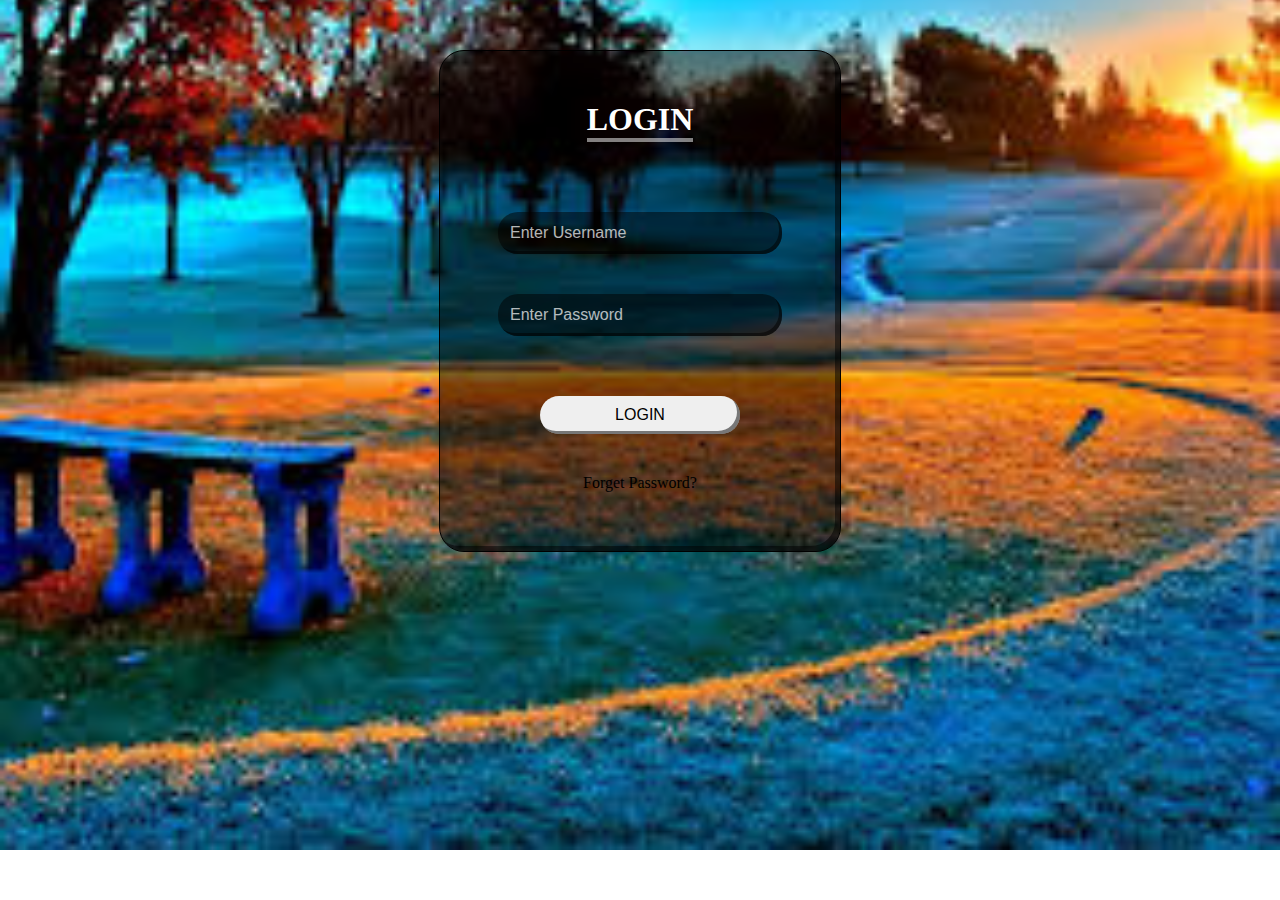
<file: Innovative Food Logistics/index.html>
<!DOCTYPE html >
<html lang="en">
<head>
    <meta charset="UTF-8" >
    <meta name="viewport" content="width=device-width, initial-scale=1.0"> 
    <title>Transparent Login Form</title> 
    <link rel="stylesheet" href="style.css">
</head> 
<body>
    <form action="" class="form" >
        <h1 >LOGIN</h1>
        <input type="email" name="email" class="box" 
        placeholder="Enter Username">
        <input type="password" name="Password" class="box" 
        placeholder="Enter Password">
        <input type="submit" value="LOGIN" id="submit">
        <a href ='#'>Forget Password? </a>
    </form>
</body>
</html>
</file>
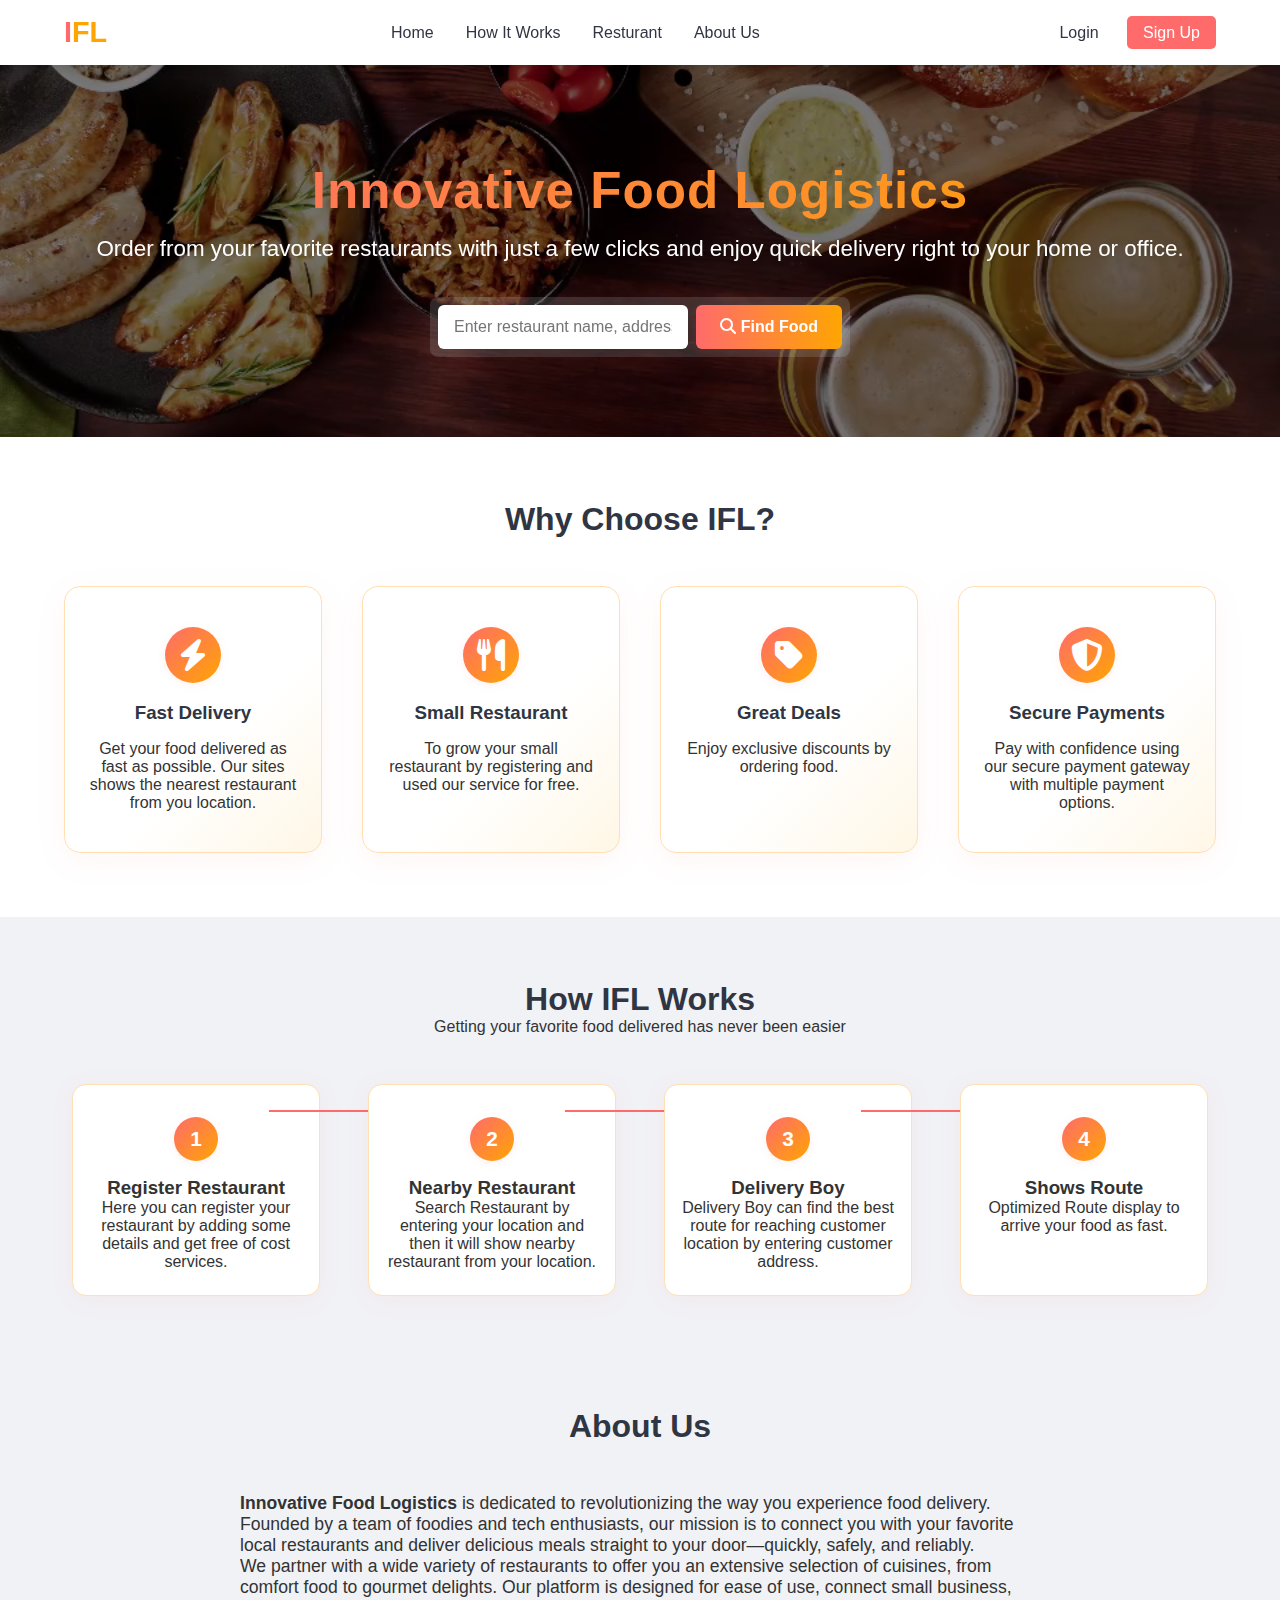
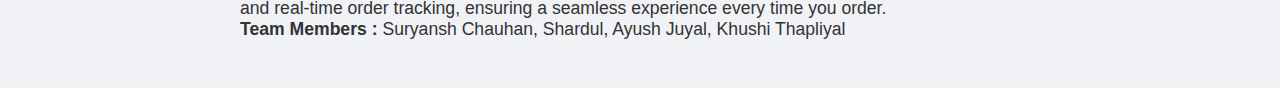
<file: FoodLogistics/main_page.html>
<!DOCTYPE html>
<html lang="en">

<head>
    <meta charset="UTF-8">
    <meta name="viewport" content="width=device-width, initial-scale=1.0">
    <title>Innovative Food Logistics</title>
    <link rel="stylesheet" href="https://cdnjs.cloudflare.com/ajax/libs/font-awesome/6.4.0/css/all.min.css">
    <link rel="stylesheet" href="main_page.css">
</head>

<body>
    <!-- Header/Navigation -->
    <header>
        <div class="container">
            <nav class="navbar">
                <div class="logo">I<span>FL</span></div>
                <div class="nav-links">
                    <a href="#">Home</a>
                    <a href="#how-it-works">How It Works</a>
                    <a href="reg.html">Resturant</a>
                    <a href="#about-us">About Us</a>
                </div>
                <div class="auth-buttons">
                    <a href="#" class="btn btn-login">Login</a>
                    <a href="#" class="btn btn-signup">Sign Up</a>
                </div>
            </nav>
        </div>
    </header>

    <!-- Section -->
    <section class="hero">
        <div class="container" style="position:relative;z-index:2;">
            <h1>Innovative Food Logistics</h1>
            <p>Order from your favorite restaurants with just a few clicks and enjoy quick delivery right to your home
                or office.</p>
            <div class="search-bar">
                <input type="text" id="hero-search-input" placeholder="Enter restaurant name, address or cuisine...">
                <button id="hero-search-btn"><i class="fas fa-search"></i> Find Food</button>
            </div>
            <div id="search-results"></div>
        </div>
        <!-- Video background -->
        <video autoplay muted loop playsinline id="hero-video"
            style="position:absolute;top:0;left:0;width:100%;height:100%;object-fit:cover;z-index:1;">
            <source src="video.mp4" type="video/mp4">
            Your browser does not support the video tag.
        </video>
        <div style="position:absolute;top:0;left:0;width:100%;height:100%;background:rgba(0,0,0,0.5);z-index:1;"></div>
    </section>

    <!-- Features Section -->
    <section class="features">
        <div class="container">
            <div class="section-title">
                <h2>Why Choose IFL?</h2>
            </div>
            <div class="features-grid">
                <div class="feature-card">
                    <div class="feature-icon">
                        <i class="fas fa-bolt"></i>
                    </div>
                    <h3>Fast Delivery</h3>
                    <p>Get your food delivered as fast as possible. Our sites shows the nearest restaurant from you
                        location.</p>
                </div>
                <div class="feature-card">
                    <div class="feature-icon">
                        <i class="fas fa-utensils"></i>
                    </div>
                    <h3>Small Restaurant</h3>
                    <p>To grow your small restaurant by registering and used our service for free.</p>
                </div>
                <div class="feature-card">
                    <div class="feature-icon">
                        <i class="fas fa-tag"></i>
                    </div>
                    <h3>Great Deals</h3>
                    <p>Enjoy exclusive discounts by ordering food.</p>
                </div>
                <div class="feature-card">
                    <div class="feature-icon">
                        <i class="fas fa-shield-alt"></i>
                    </div>
                    <h3>Secure Payments</h3>
                    <p>Pay with confidence using our secure payment gateway with multiple payment options.</p>
                </div>
            </div>
        </div>
    </section>

    <!-- How It Works Section -->
    <section class="how-it-works" id="how-it-works">
        <div class="container">
            <div class="section-title">
                <h2>How IFL Works</h2>
                <p>Getting your favorite food delivered has never been easier</p>
            </div>
            <div class="steps">
                <div class="step">
                    <div class="step-number">1</div>
                    <h3>Register Restaurant</h3>
                    <p>Here you can register your restaurant by adding some details and get free of cost services.</p>
                </div>
                <div class="step">
                    <div class="step-number">2</div>
                    <h3>Nearby Restaurant</h3>
                    <p>Search Restaurant by entering your location and then it will show nearby restaurant from your
                        location.</p>
                </div>
                <div class="step">
                    <div class="step-number">3</div>
                    <h3>Delivery Boy</h3>
                    <p>Delivery Boy can find the best route for reaching customer location by entering customer address.
                    </p>
                </div>
                <div class="step">
                    <div class="step-number">4</div>
                    <h3>Shows Route</h3>
                    <p>Optimized Route display to arrive your food as fast.</p>
                </div>
            </div>
        </div>
    </section>

    <!-- About Us Section -->
    <section class="about-us" id="about-us" style="background: var(--light, #f1f2f6); padding: 3rem 0;">
        <div class="container">
            <div class="section-title">
                <h2>About Us</h2>
            </div>
            <div style="max-width: 800px; margin: 0 auto; font-size: 1.1rem; color: #333;">
                <p>
                    <strong>Innovative Food Logistics</strong> is dedicated to revolutionizing the way you experience
                    food delivery.
                    Founded by a team of foodies and tech enthusiasts, our mission is to connect you with your favorite
                    local restaurants and deliver delicious meals straight to your door—quickly, safely, and reliably.
                </p>
                <p>
                    We partner with a wide variety of restaurants to offer you an extensive selection of cuisines, from
                    comfort food to gourmet delights. Our platform is designed for ease of use, connect small business,
                    and
                    real-time order tracking, ensuring a seamless experience every time you order.
                </p>
                <p>
                    <b>Team Members : </b>Suryansh Chauhan, Shardul, Ayush Juyal, Khushi Thapliyal
                </p>
            </div>
        </div>
    </section>

    <!-- Login Modal -->
    <div id="login-modal" class="modal">
        <div class="modal-content">
            <span class="close" id="close-login">&times;</span>
            <h2>Login</h2>
            <form id="login-form">
                <input type="text" placeholder="Username or Email" required>
                <input type="password" placeholder="Password" required>
                <button type="submit">Login</button>
            </form>
        </div>
    </div>

    <!-- Sign Up Modal -->
    <div id="signup-modal" class="modal">
        <div class="modal-content">
            <span class="close" id="close-signup">&times;</span>
            <h2>Sign Up</h2>
            <form id="signup-form">
                <input type="text" placeholder="Username" required>
                <input type="email" placeholder="Email" required>
                <input type="password" placeholder="Password" required>
                <button type="submit">Sign Up</button>
            </form>
        </div>
    </div>

    <script src="main_page.js"></script>
</body>

</html>
</file>
<file: Innovative Food Logistics/style.css>
body{
    background: url('img.jpg') no-repeat center center/cover;

}
/*LOGIN FORM */
.form{
    display: flex;
    flex-direction: column;
    height: 500px;
    width: 400px;
    border: 1px solid black;
    align-items: center;
    margin: auto;
    margin-top: 50px;
    background-color: rgba(0, 0, 0, 0.5);
    box-shadow: inset -5px -5px rgba(0, 0, 0, 0.5);
    border-radius: 25px;
}

.form h1{
    color: white;
    font-size: 2rem;
    border-bottom: 4px solid rgba(255, 255, 255, 0.5);
    margin: 50px;

}

/* BOXES */
.box{
    padding: 12px;
    margin: 20px;
    width: 65%;
    border: none;
    outline: none;
    border-radius: 20px;
    background-color: rgba(0,0,0,0.5);
    box-shadow: inset -3px -3px rgba(0, 0, 0, 0.5); 
    color:white;
    font-size: 1rem;
}
#submit{
    padding: 10px 20px; 
    margin: 40px; 
    width: 50%;
    background-color: lOrgba(0, 0, 0, 0.5);
    box-shadow: inset -3px -3px rgba(0, 0, 0, 0.5);
    color: black;
    border: none;
    outline: none; 
    border-radius: 20px; 
    font-size: 1rem;
}
#submit:hover{
    cursor: pointer; 
    background-color:rgba(255, 255, 255, 0.1);
    color: white;

}
::placeholder{
    color: white;
    opacity: 0.7;
}

.form a{
    text-decoration: none;
    color: black;
}
.form a:hover{
    color: #ffa726;
}
</file>
<file: FoodLogistics/main_page.css>
/* Basic styling - would normally be in separate CSS file */
:root {
    --primary: #ff6b6b;
    --secondary: #ffa502;
    --dark: #2f3542;
    --light: #f1f2f6;
    --success: #2ed573;
}

* {
    margin: 0;
    padding: 0;
    box-sizing: border-box;
    font-family: 'Segoe UI', Tahoma, Geneva, Verdana, sans-serif;
}

body {
    background-color: #ffffff;
    color: #333;
}

header {
    background-color: white;
    box-shadow: 0 2px 10px rgba(0, 0, 0, 0.1);
    position: sticky;
    top: 0;
    z-index: 100;
}

.container {
    width: 90%;
    max-width: 1200px;
    margin: 0 auto;
}

.navbar {
    display: flex;
    justify-content: space-between;
    align-items: center;
    padding: 1rem 0;
}

.logo {
    font-size: 1.8rem;
    font-weight: 700;
    color: var(--primary);
}

.logo span {
    color: var(--secondary);
}

.nav-links {
    display: flex;
    gap: 2rem;
}

.nav-links a {
    text-decoration: none;
    color: var(--dark);
    font-weight: 500;
    transition: color 0.3s;
}

.nav-links a:hover {
    color: var(--primary);
}

.auth-buttons .btn {
    padding: 0.5rem 1rem;
    border-radius: 5px;
    text-decoration: none;
    font-weight: 500;
}

.btn-login {
    color: var(--dark);
    margin-right: 0.5rem;
}

.btn-signup {
    background-color: var(--primary);
    color: white;
}

.hero {
    position: relative;
    padding: 6rem 0 5rem 0;
    color: #fff;
    text-align: center;
    overflow: hidden;
    background: none;
}

.hero .container {
    position: relative;
    z-index: 2;
}

.hero h1 {
    font-size: 3.2rem;
    font-weight: 800;
    letter-spacing: 1px;
    background: linear-gradient(90deg, var(--primary), var(--secondary));
    -webkit-background-clip: text;
    background-clip: text;
    -webkit-text-fill-color: transparent;
    margin-bottom: 1rem;
}

.hero p {
    font-size: 1.4rem;
    margin-bottom: 2.2rem;
    color: #fff;
    text-shadow: 0 2px 8px rgba(0, 0, 0, 0.12);
}

.search-bar {
    display: flex;
    max-width: 600px;
    margin: 0 auto;
}

.search-bar input {
    flex: 1;
    padding: 1rem;
    border: none;
    border-radius: 5px 0 0 5px;
    font-size: 1rem;
}

.search-bar button {
    padding: 0 1.5rem;
    background-color: var(--primary);
    color: white;
    border: none;
    border-radius: 0 5px 5px 0;
    cursor: pointer;
    font-size: 1rem;
}

.hero .search-bar {
    margin-top: 2rem;
    box-shadow: 0 4px 24px rgba(255, 107, 107, 0.10);
    border-radius: 8px;
    background: rgba(255, 255, 255, 0.15);
    padding: 0.5rem;
    display: flex;
    gap: 0.5rem;
    max-width: 420px;
}

.hero .search-bar input {
    flex: 1;
    padding: 0.8rem 1rem;
    border: none;
    border-radius: 6px;
    font-size: 1rem;
    outline: none;
}

.hero .search-bar button {
    background: linear-gradient(90deg, var(--primary), var(--secondary));
    color: #fff;
    border: none;
    border-radius: 6px;
    padding: 0 1.5rem;
    font-size: 1rem;
    font-weight: 600;
    cursor: pointer;
    transition: background 0.2s;
    box-shadow: 0 2px 8px rgba(255, 107, 107, 0.10);
}

.hero .search-bar button:hover {
    background: linear-gradient(90deg, var(--secondary), var(--primary));
}

.hero-overlay {
    position: absolute;
    top: 0;
    left: 0;
    width: 100%;
    height: 100%;
    background: linear-gradient(120deg, rgba(255, 107, 107, 0.7) 0%, rgba(255, 165, 2, 0.5) 100%);
    z-index: 1;
    pointer-events: none;
}

.features {
    padding: 4rem 0;
    background-color: white;
}

.section-title {
    text-align: center;
    margin-bottom: 3rem;
}

.section-title h2 {
    font-size: 2rem;
    color: var(--dark);
}

.features-grid {
    display: grid;
    grid-template-columns: repeat(auto-fit, minmax(250px, 1fr));
    gap: 2rem;
}

.feature-card {
    text-align: center;
    padding: 2rem;
    border-radius: 10px;
    transition: transform 0.3s, box-shadow 0.3s;
}

.feature-card:hover {
    transform: translateY(-10px);
    box-shadow: 0 10px 20px rgba(0, 0, 0, 0.1);
}

.feature-icon {
    font-size: 2.5rem;
    color: var(--primary);
    margin-bottom: 1rem;
}

.feature-card h3 {
    margin-bottom: 1rem;
    color: var(--dark);
}

.features-grid {
    gap: 2.5rem;
}

.feature-card {
    background: linear-gradient(135deg, #fff, #fff 60%, #fff7e6 100%);
    box-shadow: 0 8px 32px rgba(255, 107, 107, 0.07);
    border-radius: 16px;
    padding: 2.5rem 1.5rem;
    transition: transform 0.2s, box-shadow 0.2s;
    border: 1.5px solid #ffe0b2;
}

.feature-card:hover {
    transform: translateY(-10px) scale(1.03);
    box-shadow: 0 12px 32px rgba(255, 107, 107, 0.13);
    border-color: var(--secondary);
}

.feature-icon {
    background: linear-gradient(135deg, var(--primary), var(--secondary));
    color: #fff;
    border-radius: 50%;
    width: 56px;
    height: 56px;
    display: flex;
    align-items: center;
    justify-content: center;
    font-size: 2rem;
    margin: 0 auto 1.2rem auto;
    box-shadow: 0 2px 8px rgba(255, 107, 107, 0.10);
}

.popular-restaurants {
    padding: 4rem 0;
}

.restaurants-grid {
    display: grid;
    grid-template-columns: repeat(auto-fit, minmax(300px, 1fr));
    gap: 2rem;
}

.restaurant-card {
    background-color: white;
    border-radius: 10px;
    overflow: hidden;
    box-shadow: 0 5px 15px rgba(0, 0, 0, 0.1);
    transition: transform 0.3s;
}

.restaurant-card:hover {
    transform: translateY(-5px);
}

.restaurant-img {
    height: 200px;
    overflow: hidden;
}

.restaurant-img img {
    width: 100%;
    height: 100%;
    object-fit: cover;
    transition: transform 0.5s;
}

.restaurant-card:hover .restaurant-img img {
    transform: scale(1.1);
}

.restaurant-info {
    padding: 1.5rem;
}

.restaurant-info h3 {
    margin-bottom: 0.5rem;
}

.rating {
    display: flex;
    align-items: center;
    margin-bottom: 0.5rem;
    color: var(--secondary);
}

.rating span {
    margin-left: 0.5rem;
    color: var(--dark);
}

.cuisine {
    color: #666;
    margin-bottom: 1rem;
    font-size: 0.9rem;
}

.delivery-info {
    display: flex;
    justify-content: space-between;
    color: #666;
    font-size: 0.9rem;
}

.restaurant-card {
    border: 1.5px solid #ffe0b2;
    transition: transform 0.2s, box-shadow 0.2s, border-color 0.2s;
}

.restaurant-card:hover {
    transform: translateY(-8px) scale(1.02);
    box-shadow: 0 12px 32px rgba(255, 107, 107, 0.10);
    border-color: var(--primary);
}

.restaurant-img {
    border-bottom: 2px solid var(--primary);
}

.restaurant-info h3 {
    color: var(--primary);
    font-weight: 700;
}

.rating i {
    color: var(--secondary);
}

.delivery-info span {
    background: #f1f2f6;
    border-radius: 4px;
    padding: 2px 8px;
    margin-right: 6px;
}

.how-it-works {
    padding: 4rem 0;
    background-color: #f1f2f6;
}

.steps {
    display: flex;
    justify-content: space-between;
    flex-wrap: wrap;
    margin-top: 2rem;
}

.step {
    flex: 1;
    min-width: 200px;
    text-align: center;
    padding: 1rem;
    position: relative;
}

.step-number {
    width: 50px;
    height: 50px;
    background-color: var(--primary);
    color: white;
    border-radius: 50%;
    display: flex;
    align-items: center;
    justify-content: center;
    font-size: 1.5rem;
    font-weight: bold;
    margin: 0 auto 1rem;
}

.step:not(:last-child)::after {
    content: '';
    position: absolute;
    top: 25px;
    right: -50px;
    width: 100px;
    height: 2px;
    background-color: var(--primary);
}

.steps {
    gap: 2rem;
}

.step {
    background: #fff;
    border-radius: 14px;
    box-shadow: 0 4px 24px rgba(255, 107, 107, 0.07);
    padding: 2rem 1rem 1.5rem 1rem;
    margin: 0 0.5rem;
    transition: transform 0.2s, box-shadow 0.2s;
    border: 1.5px solid #ffe0b2;
}

.step:hover {
    transform: translateY(-8px) scale(1.03);
    box-shadow: 0 8px 32px rgba(255, 107, 107, 0.13);
    border-color: var(--secondary);
}

.step-number {
    background: linear-gradient(135deg, var(--primary), var(--secondary));
    color: #fff;
    border-radius: 50%;
    width: 44px;
    height: 44px;
    display: flex;
    align-items: center;
    justify-content: center;
    font-size: 1.3rem;
    margin: 0 auto 1rem auto;
    box-shadow: 0 2px 8px rgba(255, 107, 107, 0.10);
}

.download-app {
    padding: 4rem 0;
    background-color: var(--dark);
    color: white;
}

.app-content {
    display: flex;
    align-items: center;
    flex-wrap: wrap;
    gap: 3rem;
}

.app-text {
    flex: 1;
    min-width: 300px;
}

.app-text h2 {
    font-size: 2rem;
    margin-bottom: 1rem;
}

.app-text p {
    margin-bottom: 2rem;
    line-height: 1.6;
}

.app-buttons {
    display: flex;
    gap: 1rem;
    flex-wrap: wrap;
}

.app-btn {
    display: flex;
    align-items: center;
    background-color: #333;
    padding: 0.5rem 1rem;
    border-radius: 5px;
    text-decoration: none;
    color: white;
    transition: background-color 0.3s;
}

.app-btn:hover {
    background-color: #444;
}

.app-btn i {
    font-size: 1.8rem;
    margin-right: 0.5rem;
}

.app-btn-text {
    display: flex;
    flex-direction: column;
}

.app-btn-text span:first-child {
    font-size: 0.7rem;
}

.app-btn-text span:last-child {
    font-weight: bold;
}

.app-image {
    flex: 1;
    min-width: 300px;
    text-align: center;
}

.app-image img {
    max-width: 100%;
    height: auto;
}

footer {
    background-color: var(--dark);
    color: white;
    padding: 3rem 0 1rem;
}

.footer-content {
    display: grid;
    grid-template-columns: repeat(auto-fit, minmax(200px, 1fr));
    gap: 2rem;
    margin-bottom: 2rem;
}

.footer-column h3 {
    margin-bottom: 1.5rem;
    font-size: 1.2rem;
}

.footer-column ul {
    list-style: none;
}

.footer-column ul li {
    margin-bottom: 0.8rem;
}

.footer-column ul li a {
    color: #ddd;
    text-decoration: none;
    transition: color 0.3s;
}

.footer-column ul li a:hover {
    color: var(--primary);
}

.social-links {
    display: flex;
    gap: 1rem;
    margin-top: 1rem;
}

.social-links a {
    color: white;
    font-size: 1.2rem;
    transition: color 0.3s;
}

.social-links a:hover {
    color: var(--primary);
}

.footer-bottom {
    text-align: center;
    padding-top: 2rem;
    border-top: 1px solid #444;
    color: #aaa;
    font-size: 0.9rem;
}

/* Modal styles */
.modal {
    display: none;
    position: fixed;
    z-index: 2000;
    left: 0;
    top: 0;
    width: 100%;
    height: 100%;
    overflow: auto;
    background: rgba(0, 0, 0, 0.3);
}

.modal-content {
    background: #fff;
    margin: 7% auto;
    padding: 2em 2em 1.5em 2em;
    border-radius: 8px;
    max-width: 350px;
    box-shadow: 0 4px 24px rgba(0, 0, 0, 0.13);
    position: relative;
    text-align: center;
}

.modal-content h2 {
    color: var(--primary, #ff6b6b);
    margin-bottom: 1em;
}

.modal-content input {
    width: 100%;
    padding: 0.7em;
    margin-bottom: 1em;
    border: 1px solid #bbb;
    border-radius: 4px;
    font-size: 1em;
    box-sizing: border-box;
}

.modal-content button {
    width: 100%;
    padding: 0.7em;
    background: var(--primary, #ff6b6b);
    color: #fff;
    border: none;
    border-radius: 4px;
    font-weight: 500;
    font-size: 1em;
    cursor: pointer;
    transition: background 0.15s;
}

.modal-content button:hover {
    background: #e55d5d;
}

.close {
    position: absolute;
    top: 0.7em;
    right: 1em;
    font-size: 1.5em;
    color: #888;
    cursor: pointer;
}

@media (max-width: 768px) {
    .navbar {
        flex-direction: column;
        gap: 1rem;
    }

    .nav-links {
        gap: 1rem;
    }

    .hero h1 {
        font-size: 2rem;
    }

    .step:not(:last-child)::after {
        display: none;
    }

    .step {
        margin-bottom: 2rem;
    }
}

@media (max-width: 900px) {

    .features-grid,
    .restaurants-grid,
    .steps {
        flex-direction: column !important;
        gap: 1.5rem !important;
    }

    .hero {
        padding: 3rem 0 2rem 0;
    }

    .about-us .about-content {
        padding: 1.2rem;
    }
}

@media (max-width: 600px) {
    .hero h1 {
        font-size: 2rem;
    }

    .about-us .about-content {
        padding: 0.7rem;
    }
}
</file>
